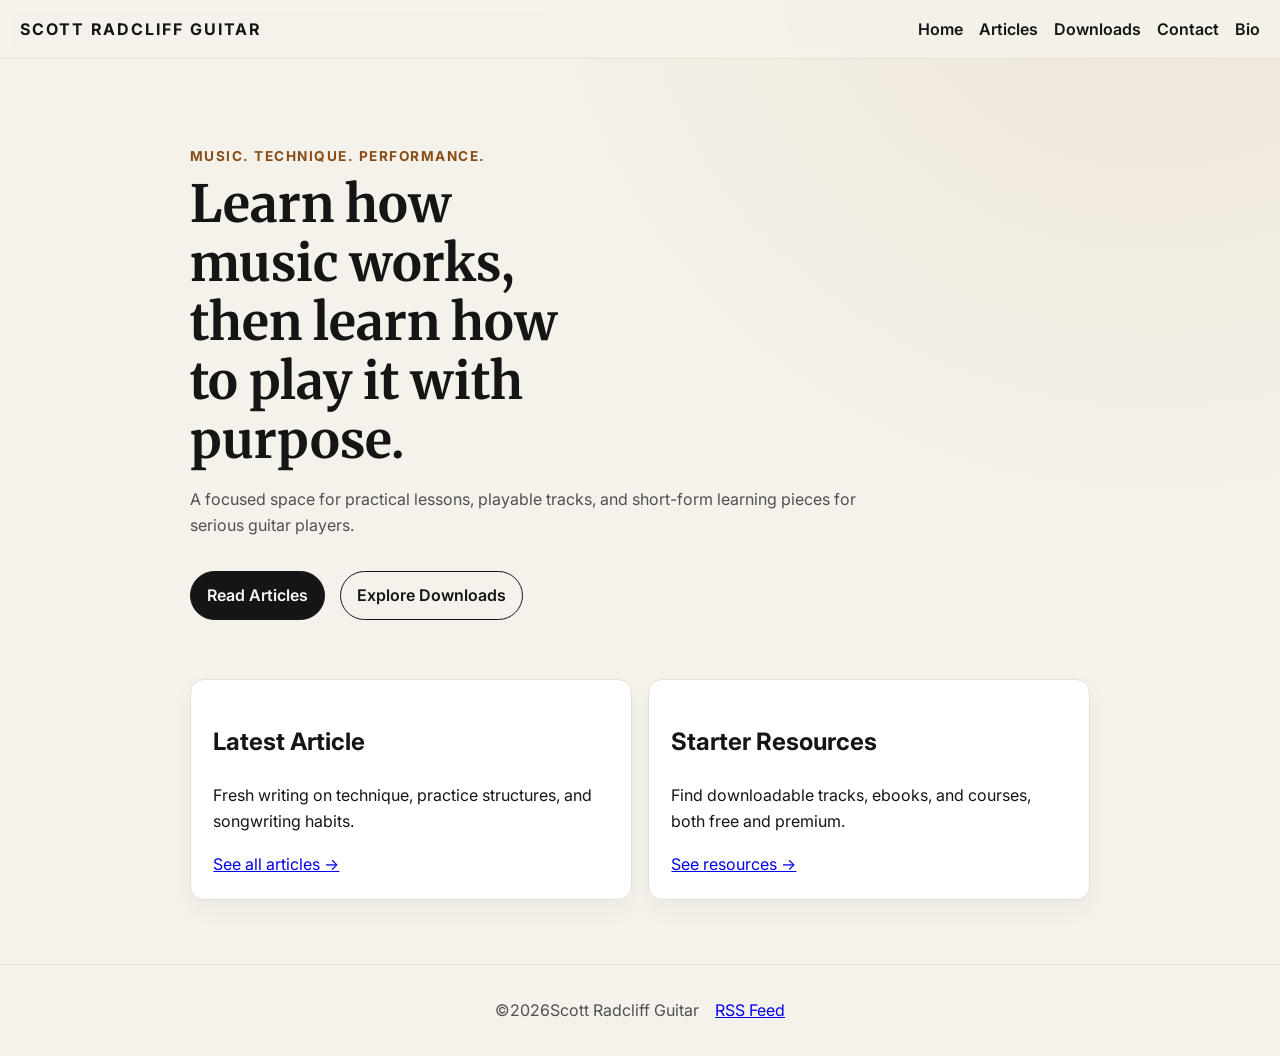
<file: index.html>
<!doctype html>
<html lang="en">
  <head>
    <meta charset="UTF-8" />
    <meta
      name="viewport"
      content="width=device-width, initial-scale=1.0"
    />
    <meta
      name="description"
      content="Clean, practical guitar marketing site with articles, downloads, and contact for lessons, tracks, and music resources."
    />
    <title>Scott Radcliff Guitar | Home</title>
    <link rel="stylesheet" href="css/styles.css" />
    <link rel="alternate" type="application/rss+xml" title="Scott Radcliff Guitar RSS" href="rss.xml" />
  </head>
  <body class="page landing">
    <header class="site-header">
      <p class="brand">SCOTT RADCLIFF GUITAR</p>
      <nav class="site-nav" aria-label="Primary">
        <a href="index.html">Home</a>
        <a href="articles.html">Articles</a>
        <a href="downloads.html">Downloads</a>
        <a href="contact.html">Contact</a>
        <a href="bio.html">Bio</a>
      </nav>
    </header>

    <main class="wrap">
      <section class="hero">
        <p class="kicker">Music. Technique. Performance.</p>
        <h1>Learn how music works, then learn how to play it with purpose.</h1>
        <p class="lead">
          A focused space for practical lessons, playable tracks, and short-form learning
          pieces for serious guitar players.
        </p>
        <div class="cta-row">
          <a class="btn btn--primary" href="articles.html">Read Articles</a>
          <a class="btn btn--ghost" href="downloads.html">Explore Downloads</a>
        </div>
      </section>

      <section class="home-grid">
        <article class="panel">
          <h2>Latest Article</h2>
          <p>Fresh writing on technique, practice structures, and songwriting habits.</p>
          <a href="articles.html">See all articles →</a>
        </article>
        <article class="panel">
          <h2>Starter Resources</h2>
          <p>Find downloadable tracks, ebooks, and courses, both free and premium.</p>
          <a href="downloads.html">See resources →</a>
        </article>
      </section>
    </main>

    <footer class="site-footer">
      <p>© <span id="year"></span> Scott Radcliff Guitar</p>
      <a href="rss.xml">RSS Feed</a>
    </footer>
    <script src="js/site.js" defer></script>
  </body>
</html>
</file>
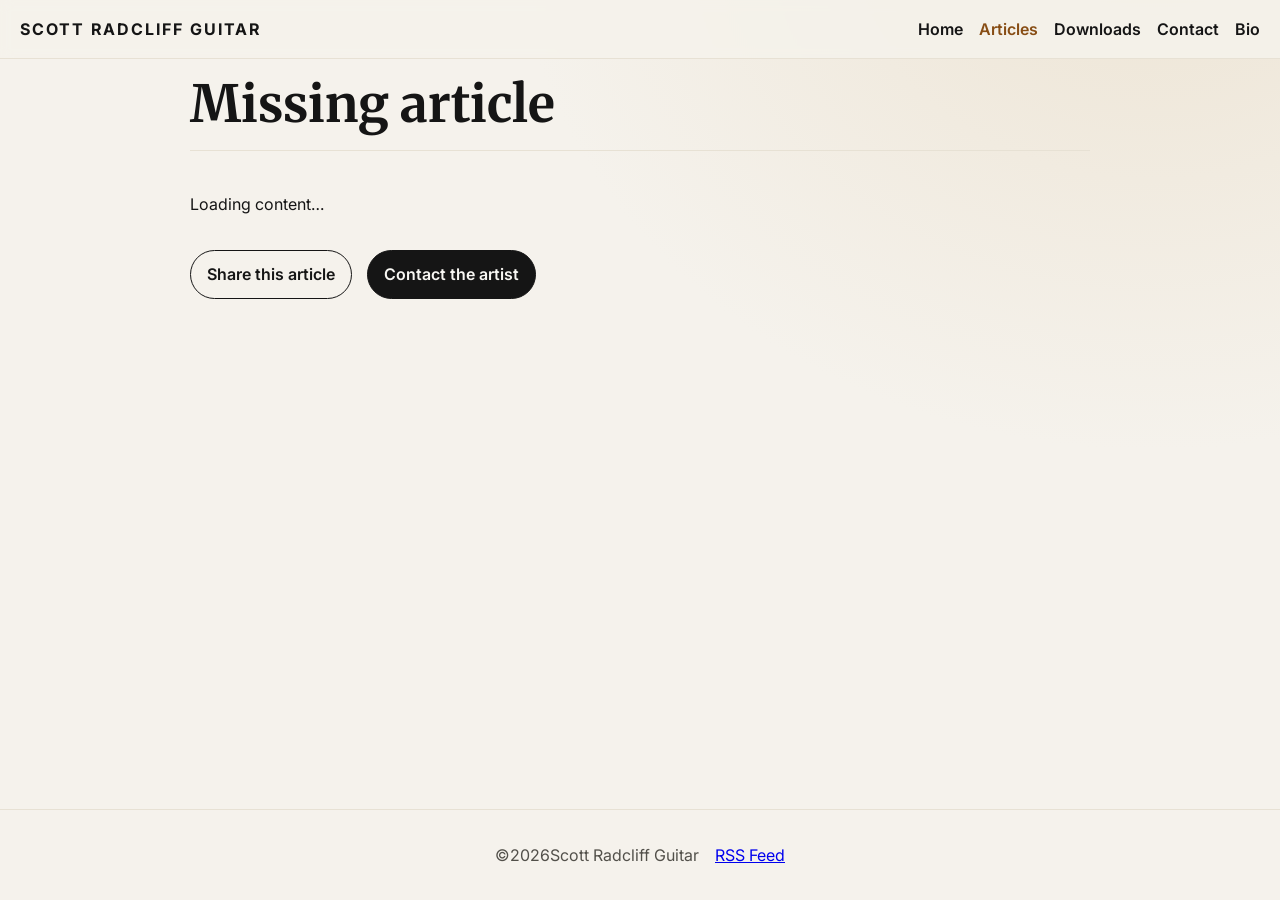
<file: article.html>
<!doctype html>
<html lang="en">
  <head>
    <meta charset="UTF-8" />
    <meta
      name="viewport"
      content="width=device-width, initial-scale=1.0"
    />
    <meta
      name="description"
      content="Read detailed guitar articles with practical exercises, tips, and performance insights."
    />
    <title>Article | Scott Radcliff Guitar</title>
    <link rel="stylesheet" href="css/styles.css" />
    <link rel="alternate" type="application/rss+xml" title="Scott Radcliff Guitar RSS" href="rss.xml" />
  </head>
  <body class="page">
    <header class="site-header">
      <p class="brand">SCOTT RADCLIFF GUITAR</p>
      <nav class="site-nav" aria-label="Primary">
        <a href="index.html">Home</a>
        <a href="articles.html" class="active">Articles</a>
        <a href="downloads.html">Downloads</a>
        <a href="contact.html">Contact</a>
        <a href="bio.html">Bio</a>
      </nav>
    </header>

    <main class="wrap article-main">
      <section>
        <p id="article-meta" class="muted"></p>
        <h1 id="article-title">Loading article…</h1>
        <div id="article-content" class="article-content prose">
          <p>Loading content…</p>
        </div>

        <div class="share-row">
          <a id="share-link" href="#" class="btn btn--ghost">Share this article</a>
          <a class="btn btn--primary" href="contact.html">Contact the artist</a>
        </div>
      </section>
    </main>

    <footer class="site-footer">
      <p>© <span id="year"></span> Scott Radcliff Guitar</p>
      <a href="rss.xml">RSS Feed</a>
    </footer>

    <script src="js/site.js" defer></script>
  </body>
</html>
</file>
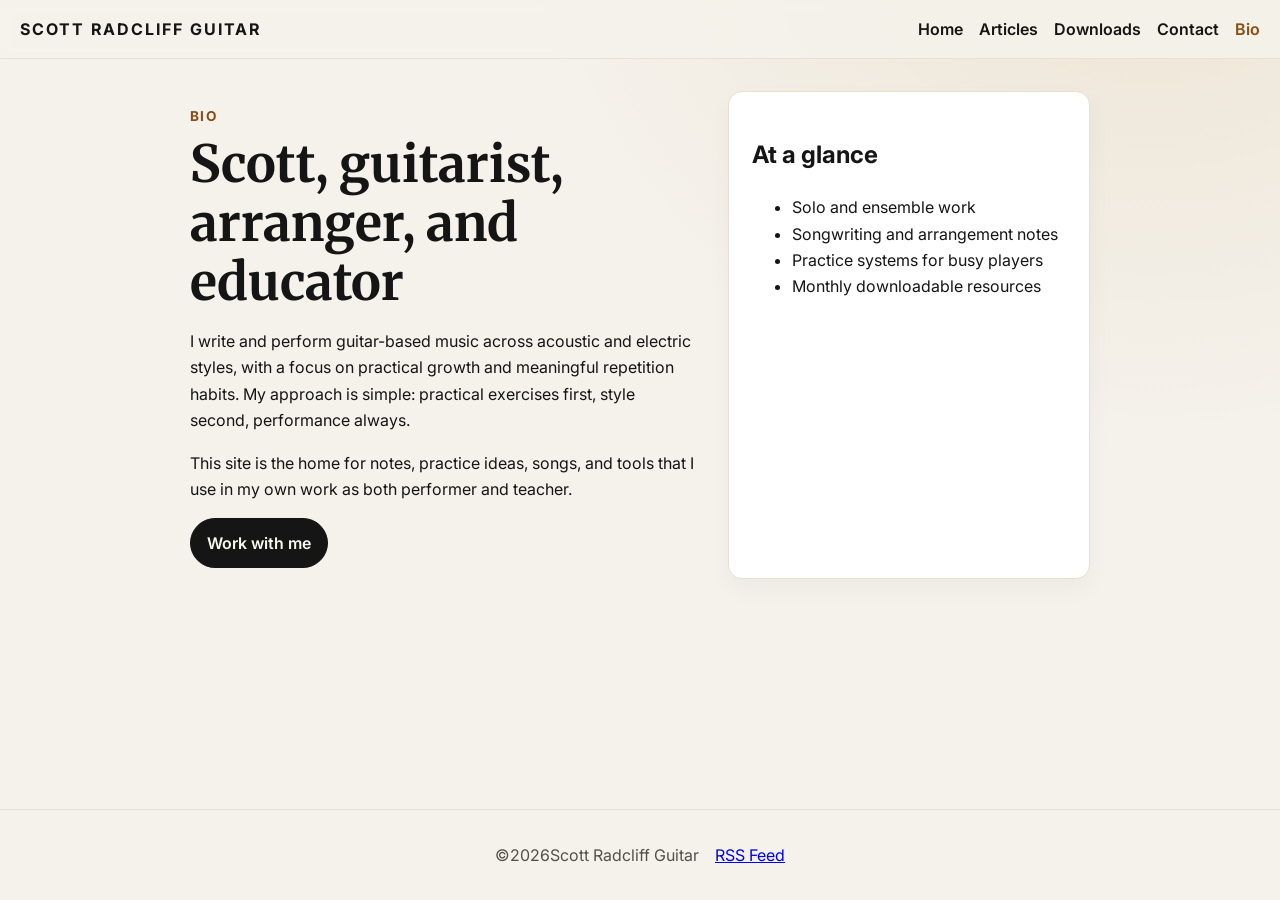
<file: bio.html>
<!doctype html>
<html lang="en">
  <head>
    <meta charset="UTF-8" />
    <meta
      name="viewport"
      content="width=device-width, initial-scale=1.0"
    />
    <meta
      name="description"
      content="Bio page for a guitar player and educator focused on practical, performance-driven learning."
    />
    <title>Bio | Scott Radcliff Guitar</title>
    <link rel="stylesheet" href="css/styles.css" />
    <link rel="alternate" type="application/rss+xml" title="Scott Radcliff Guitar RSS" href="rss.xml" />
  </head>
  <body class="page">
    <header class="site-header">
      <p class="brand">SCOTT RADCLIFF GUITAR</p>
      <nav class="site-nav" aria-label="Primary">
        <a href="index.html">Home</a>
        <a href="articles.html">Articles</a>
        <a href="downloads.html">Downloads</a>
        <a href="contact.html">Contact</a>
        <a href="bio.html" class="active">Bio</a>
      </nav>
    </header>

    <main class="wrap">
      <section class="bio-grid">
        <div>
          <p class="kicker">Bio</p>
          <h1>Scott, guitarist, arranger, and educator</h1>
          <p>
            I write and perform guitar-based music across acoustic and electric styles,
            with a focus on practical growth and meaningful repetition habits.
            My approach is simple: practical exercises first, style second, performance
            always.
          </p>
          <p>
            This site is the home for notes, practice ideas, songs, and tools that I use
            in my own work as both performer and teacher.
          </p>
          <a class="btn btn--primary" href="contact.html">Work with me</a>
        </div>
        <aside class="panel">
          <h2>At a glance</h2>
          <ul>
            <li>Solo and ensemble work</li>
            <li>Songwriting and arrangement notes</li>
            <li>Practice systems for busy players</li>
            <li>Monthly downloadable resources</li>
          </ul>
        </aside>
      </section>
    </main>

    <footer class="site-footer">
      <p>© <span id="year"></span> Scott Radcliff Guitar</p>
      <a href="rss.xml">RSS Feed</a>
    </footer>
    <script src="js/site.js" defer></script>
  </body>
</html>
</file>
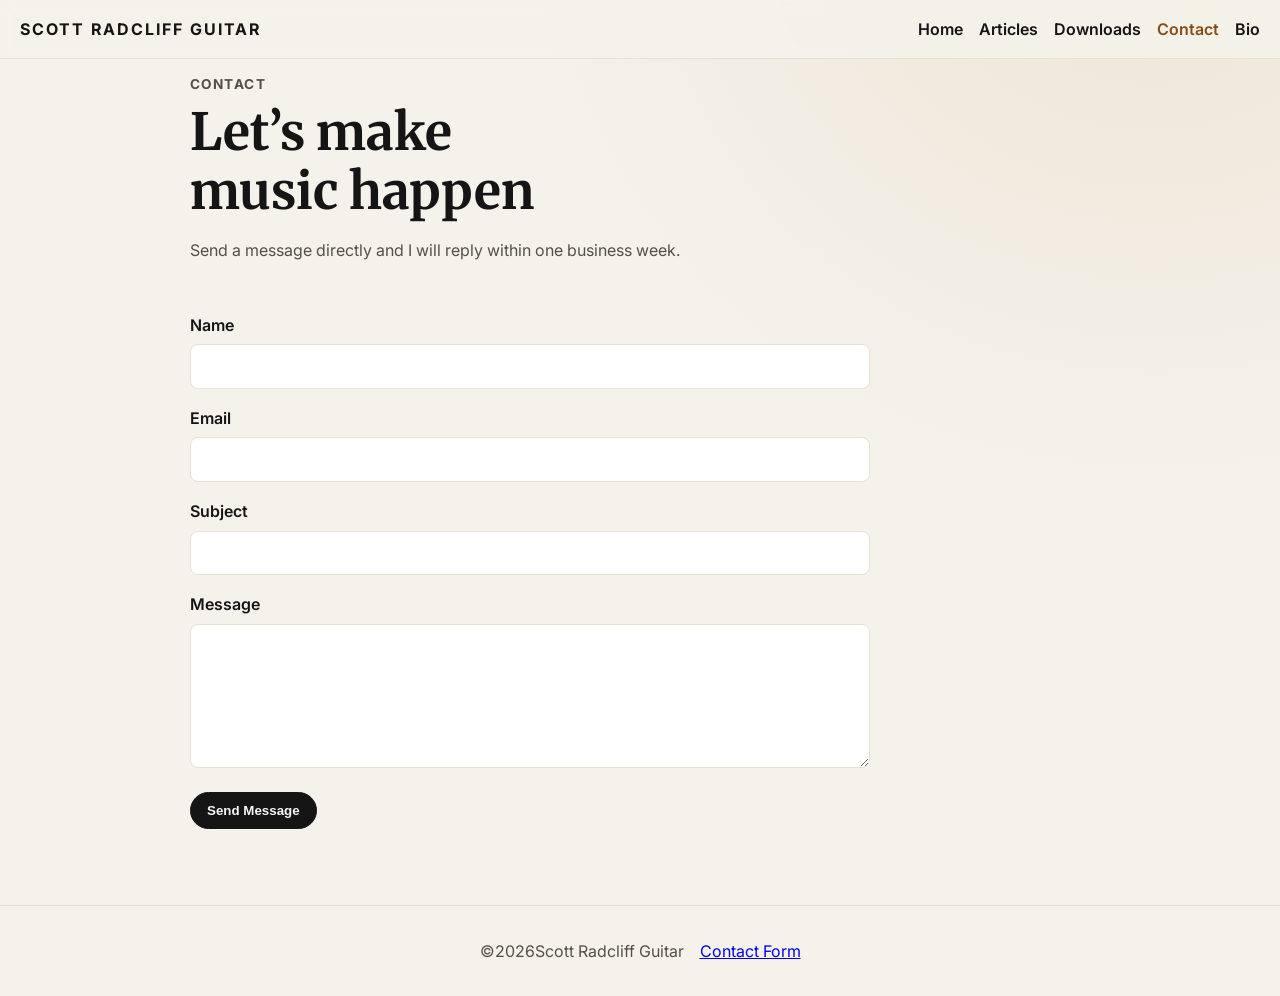
<file: contact.html>
<!doctype html>
<html lang="en">
  <head>
    <meta charset="UTF-8" />
    <meta
      name="viewport"
      content="width=device-width, initial-scale=1.0"
    />
    <meta
      name="description"
      content="Contact form for guitar coaching, collabs, lessons, and media requests."
    />
    <title>Contact | Scott Radcliff Guitar</title>
    <link rel="stylesheet" href="css/styles.css" />
    <link rel="alternate" type="application/rss+xml" title="Scott Radcliff Guitar RSS" href="rss.xml" />
  </head>
  <body class="page">
    <header class="site-header">
      <p class="brand">SCOTT RADCLIFF GUITAR</p>
      <nav class="site-nav" aria-label="Primary">
        <a href="index.html">Home</a>
        <a href="articles.html">Articles</a>
        <a href="downloads.html">Downloads</a>
        <a href="contact.html" class="active">Contact</a>
        <a href="bio.html">Bio</a>
      </nav>
    </header>

    <main class="wrap">
      <section class="section-head">
        <p class="kicker">Contact</p>
        <h1>Let’s make music happen</h1>
        <p>Send a message directly and I will reply within one business week.</p>
      </section>

      <form
        class="contact-form"
        name="contact"
        method="POST"
        data-netlify="true"
        data-netlify-honeypot="bot-field"
      >
        <input type="hidden" name="form-name" value="contact" />
        <div style="position:absolute;left:-10000px;top:auto;width:1px;height:1px;overflow:hidden;">
          <label>
            Leave this field blank
            <input name="bot-field" type="text" tabindex="-1" autocomplete="off" />
          </label>
        </div>
        <label>
          Name
          <input type="text" name="name" autocomplete="name" required />
        </label>
        <label>
          Email
          <input type="email" name="email" autocomplete="email" required />
        </label>
        <label>
          Subject
          <input type="text" name="subject" />
        </label>
        <label>
          Message
          <textarea name="message" rows="6" required></textarea>
        </label>

        <button class="btn btn--primary" type="submit">Send Message</button>
      </form>
    </main>

    <footer class="site-footer">
      <p>© <span id="year"></span> Scott Radcliff Guitar</p>
      <a href="contact.html">Contact Form</a>
    </footer>

    <script src="js/site.js" defer></script>
  </body>
</html>
</file>
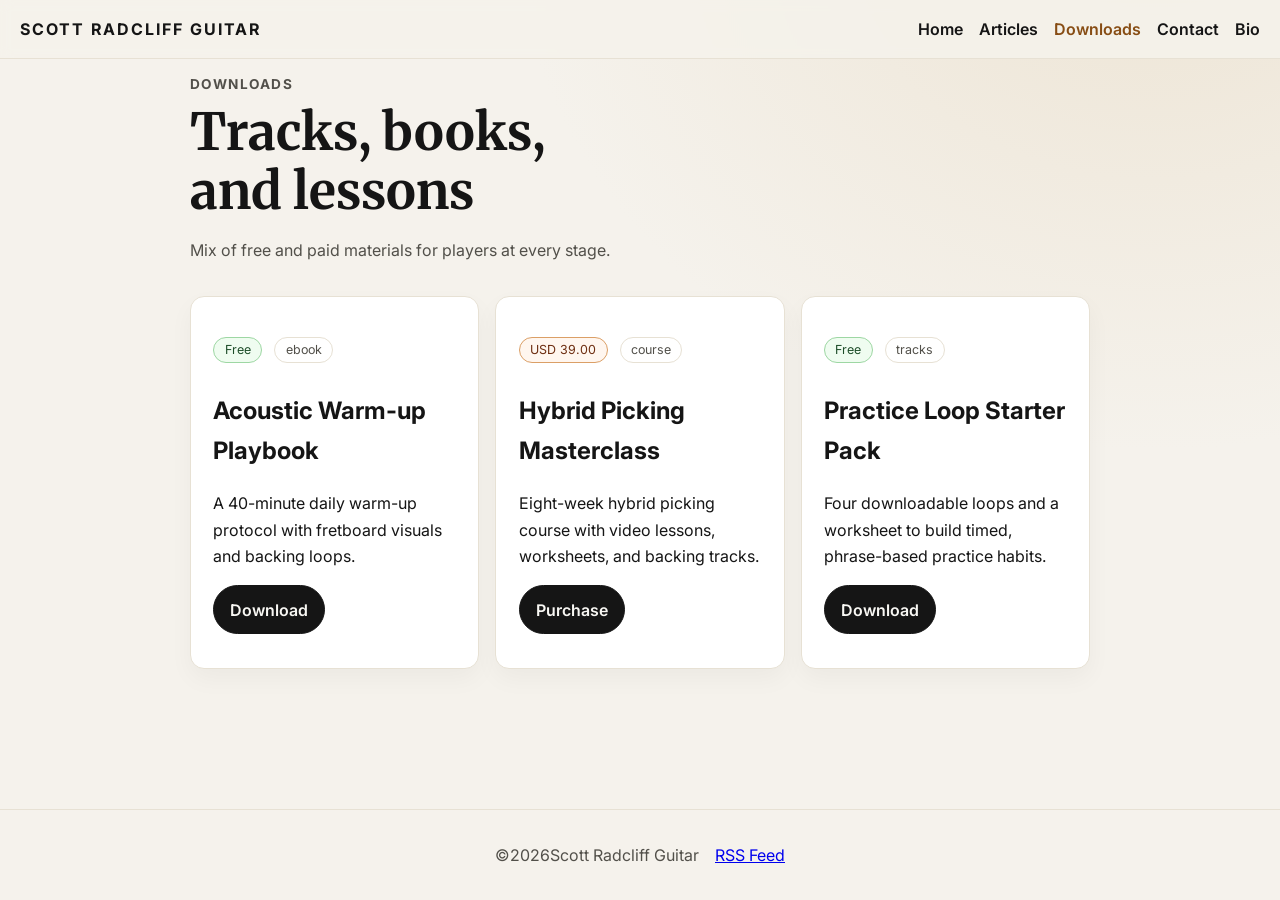
<file: downloads.html>
<!doctype html>
<html lang="en">
  <head>
    <meta charset="UTF-8" />
    <meta
      name="viewport"
      content="width=device-width, initial-scale=1.0"
    />
    <meta
      name="description"
      content="Download guitar tracks, ebooks, and course material. Some free and some premium."
    />
    <title>Downloads | Scott Radcliff Guitar</title>
    <link rel="stylesheet" href="css/styles.css" />
    <link rel="alternate" type="application/rss+xml" title="Scott Radcliff Guitar RSS" href="rss.xml" />
  </head>
  <body class="page">
    <header class="site-header">
      <p class="brand">SCOTT RADCLIFF GUITAR</p>
      <nav class="site-nav" aria-label="Primary">
        <a href="index.html">Home</a>
        <a href="articles.html">Articles</a>
        <a href="downloads.html" class="active">Downloads</a>
        <a href="contact.html">Contact</a>
        <a href="bio.html">Bio</a>
      </nav>
    </header>

    <main class="wrap">
      <section class="section-head">
        <p class="kicker">Downloads</p>
        <h1>Tracks, books, and lessons</h1>
        <p>Mix of free and paid materials for players at every stage.</p>
      </section>

      <div id="download-list" class="download-grid"></div>
    </main>

    <footer class="site-footer">
      <p>© <span id="year"></span> Scott Radcliff Guitar</p>
      <a href="rss.xml">RSS Feed</a>
    </footer>
    <script src="js/site.js" defer></script>
  </body>
</html>
</file>
<file: css/styles.css>
@import url('https://fonts.googleapis.com/css2?family=Inter:wght@400;500;600;700&family=Merriweather:wght@700;900&display=swap');

:root {
  --bg: #f5f2ec;
  --ink: #151515;
  --muted: #52504a;
  --panel: #ffffff;
  --border: #e7e1d4;
  --accent: #b47f2c;
  --accent-deep: #874d14;
  --type: "Inter", "Avenir", "Segoe UI", system-ui, sans-serif;
  --display: "Merriweather", "Georgia", serif;
}

* {
  box-sizing: border-box;
}

html,
body {
  margin: 0;
  padding: 0;
  font-family: var(--type);
  color: var(--ink);
  background: radial-gradient(100% 120% at 90% -10%, #ede4d4 0, var(--bg) 50%);
}

body {
  min-height: 100vh;
  display: flex;
  flex-direction: column;
  line-height: 1.65;
}

.wrap {
  width: min(900px, calc(100% - 2.5rem));
  margin: 0 auto;
}

.site-header {
  padding: 1rem 1.25rem;
  position: sticky;
  top: 0;
  z-index: 5;
  background: rgba(245, 242, 236, 0.85);
  backdrop-filter: blur(6px);
  display: flex;
  justify-content: space-between;
  align-items: center;
  gap: 1rem;
  border-bottom: 1px solid var(--border);
}

.brand {
  margin: 0;
  font-weight: 700;
  letter-spacing: 0.12em;
}

.site-nav {
  display: flex;
  gap: 1rem;
  flex-wrap: wrap;
}

.site-nav a {
  text-decoration: none;
  color: var(--ink);
  font-weight: 600;
}

.site-nav a.active {
  color: var(--accent-deep);
}

main {
  flex: 1;
}

.hero,
.section-head,
.home-grid,
.bio-grid,
.article-main,
.contact-form,
.article-content,
.panel,
li,
p {
  animation: in 600ms cubic-bezier(0.16, 1, 0.3, 1) both;
}

.hero {
  padding: 4.5rem 0 3rem;
}

.hero h1,
.section-head h1,
h1 {
  font-family: var(--display);
  font-size: clamp(2rem, 4vw, 3.5rem);
  margin: 0 0 1rem;
  line-height: 1.15;
  max-width: 12ch;
}

.kicker {
  text-transform: uppercase;
  font-size: 0.85rem;
  letter-spacing: 0.11em;
  font-weight: 700;
  color: var(--accent-deep);
  margin-bottom: 0.5rem;
}

.lead,
.section-head p {
  max-width: 68ch;
  color: var(--muted);
}

.cta-row,
.contact-form,
.share-row {
  margin-top: 2rem;
}

.btn {
  border: 1px solid var(--ink);
  padding: 0.65rem 1rem;
  border-radius: 999px;
  text-decoration: none;
  display: inline-block;
  margin-right: 0.7rem;
  margin-bottom: 0.7rem;
  font-weight: 600;
}

.btn--primary {
  background: var(--ink);
  color: #f8f7f3;
}

.btn--ghost {
  background: transparent;
  color: var(--ink);
}

.btn--primary:hover,
.btn--ghost:hover {
  transform: translateY(-1px);
}

.home-grid {
  display: grid;
  grid-template-columns: repeat(auto-fit, minmax(240px, 1fr));
  gap: 1rem;
  padding-bottom: 4rem;
}

.panel {
  border: 1px solid var(--border);
  background: var(--panel);
  padding: 1.4rem;
  border-radius: 14px;
  box-shadow: 0 10px 24px rgba(0, 0, 0, 0.04);
}

.article-grid,
.download-grid {
  display: grid;
  gap: 1rem;
  grid-template-columns: repeat(auto-fit, minmax(250px, 1fr));
  padding: 1rem 0 4rem;
}

.panel .tag,
.tag {
  display: inline-flex;
  align-items: center;
  justify-content: center;
  padding: 0.1rem 0.65rem;
  border-radius: 999px;
  font-size: 0.78rem;
  border: 1px solid var(--border);
  color: var(--muted);
  margin-right: 0.5rem;
  margin-bottom: 0.5rem;
}

.tag.is-paid {
  color: #6e2e11;
  border-color: #db9f66;
  background: #fff6ef;
}

.tag.is-free {
  color: #1e4e2a;
  border-color: #9dd7a3;
  background: #effcf0;
}

.muted {
  color: var(--muted);
}

.article-content {
  margin-top: 1rem;
  border-top: 1px solid var(--border);
  padding-top: 1.5rem;
}

.article-content h2,
.article-content h3 {
  font-family: var(--display);
}

.article-content pre {
  padding: 1rem;
  border-radius: 8px;
  background: #f2efe8;
  overflow: auto;
}

.contact-form {
  width: min(680px, 100%);
  padding: 1rem 0 4rem;
}

label {
  display: block;
  margin-bottom: 1rem;
  font-weight: 600;
}

input,
textarea {
  width: 100%;
  padding: 0.7rem;
  margin-top: 0.4rem;
  font-size: 1rem;
  border: 1px solid var(--border);
  border-radius: 8px;
  font-family: var(--type);
  background: #fff;
}

.site-footer {
  padding: 2rem 1.25rem;
  border-top: 1px solid var(--border);
  display: flex;
  gap: 1rem;
  justify-content: center;
  align-items: center;
  color: var(--muted);
  flex-wrap: wrap;
}

.site-footer a,
.site-footer p {
  margin: 0;
  display: inline-flex;
  align-items: center;
}

.bio-grid {
  display: grid;
  grid-template-columns: 1.4fr 1fr;
  gap: 2rem;
  padding: 2rem 0 4rem;
}

.bio-grid .panel {
  margin-top: 0;
}

.contact-band {
  margin-top: 2rem;
  border-top: 1px solid var(--border);
  padding: 2.5rem 0;
  text-align: center;
}

.contact-band h2,
.section-head h1 {
  margin-top: 0;
}

.share-row {
  margin-top: 2rem;
}

.article-meta {
  margin-bottom: 0.2rem;
  color: var(--muted);
}

@keyframes in {
  from {
    opacity: 0;
    transform: translateY(12px);
  }

  to {
    opacity: 1;
    transform: translateY(0);
  }
}

@media (max-width: 720px) {
  .site-header {
    flex-direction: column;
    align-items: flex-start;
  }

  .bio-grid {
    grid-template-columns: 1fr;
  }
}
</file>
